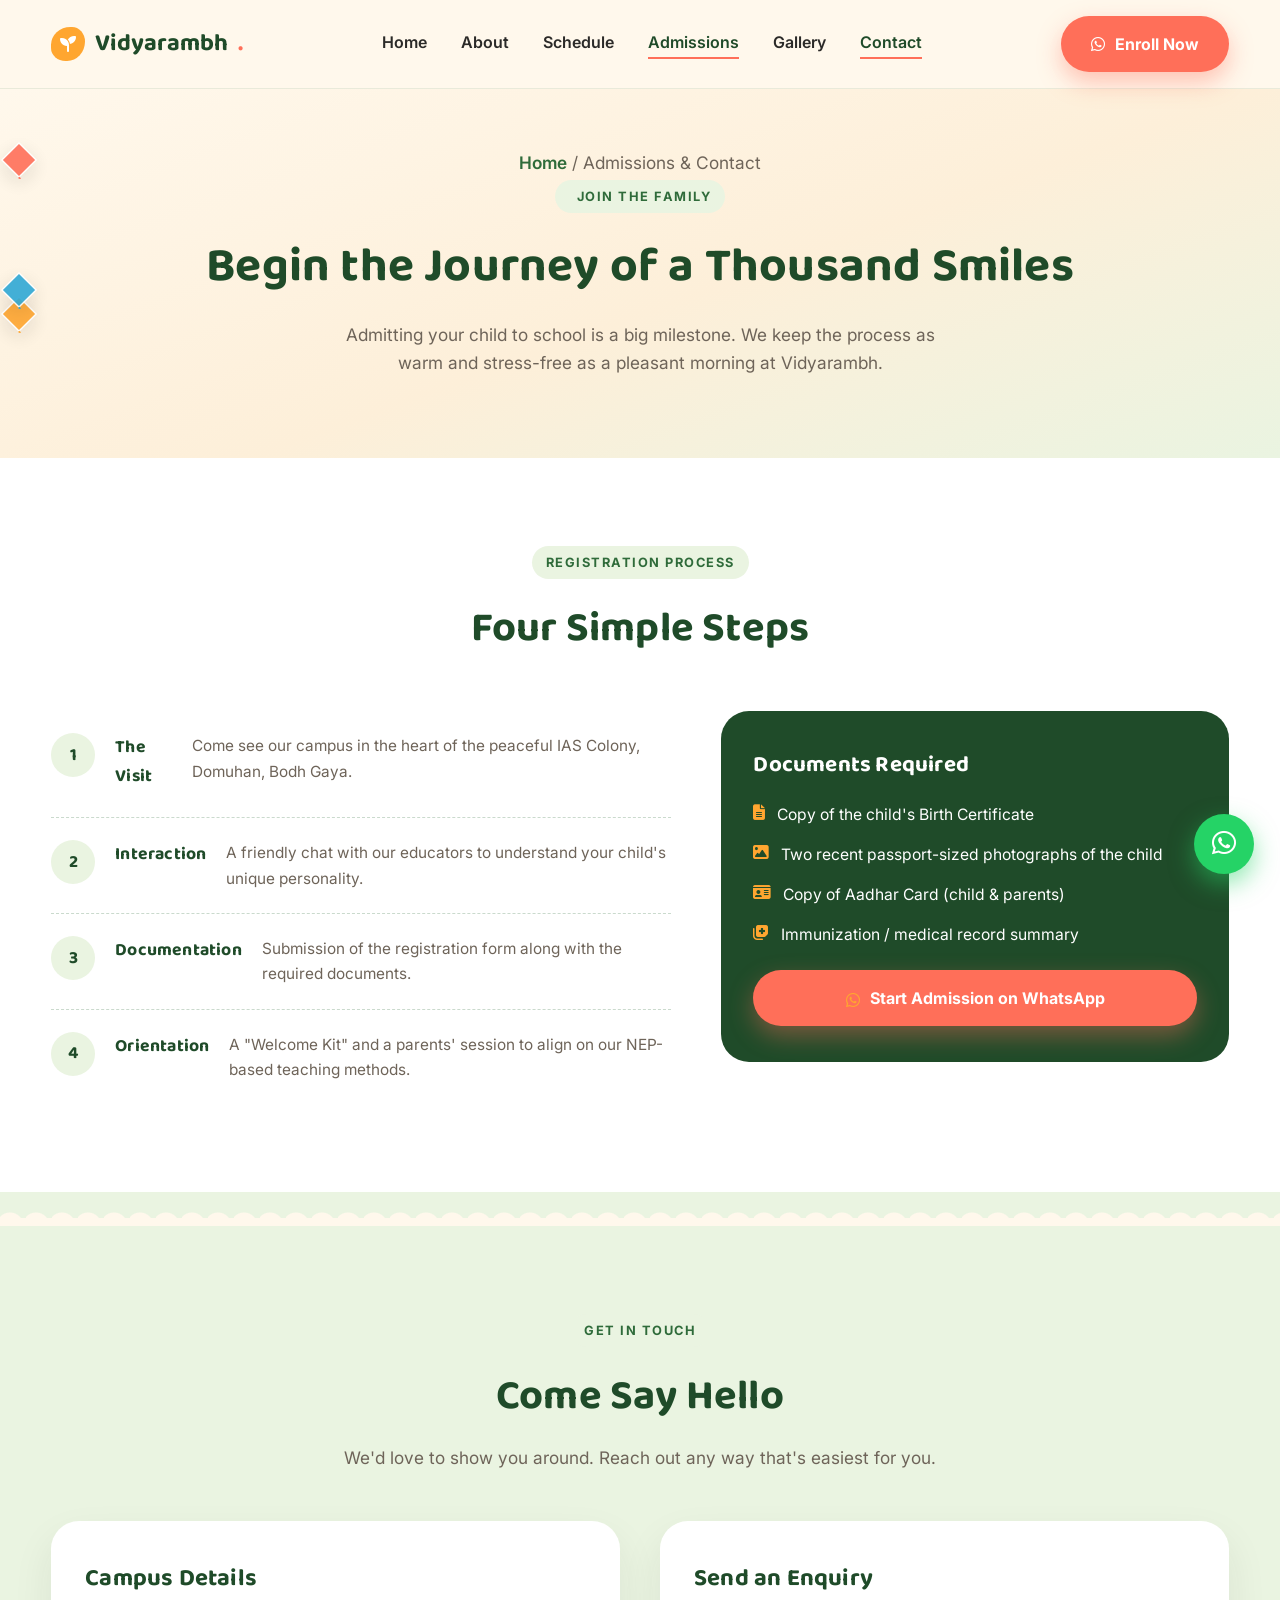
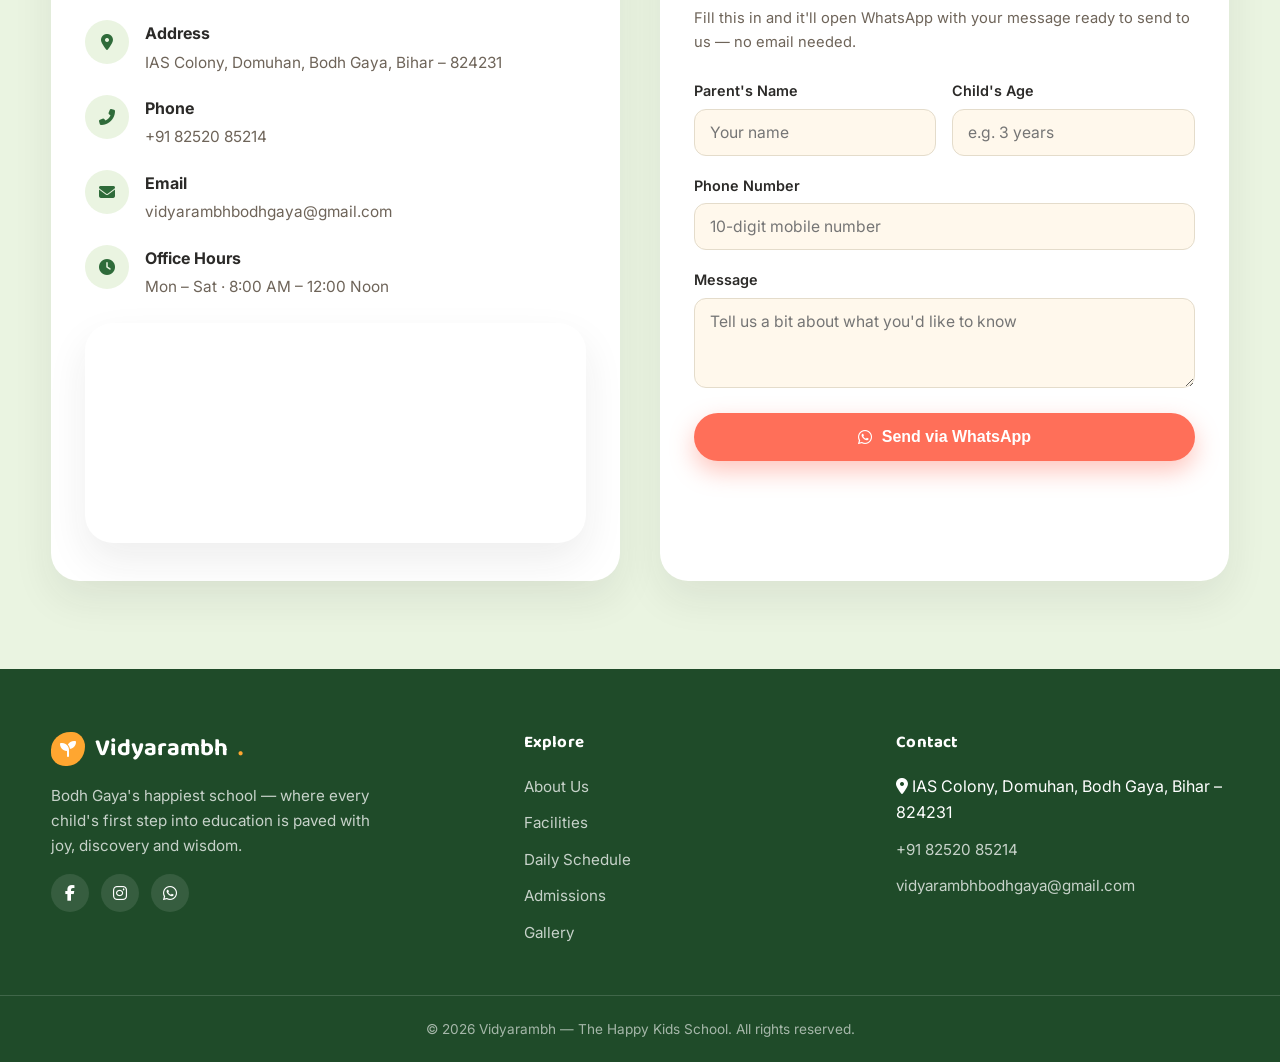
<file: admissions.html>
<!DOCTYPE html>
<html lang="en">
<head>
<meta charset="UTF-8">
<meta name="viewport" content="width=device-width, initial-scale=1.0">
<title>Admissions & Contact — Vidyarambh | Bodh Gaya</title>
<meta name="description" content="Begin the journey of a thousand smiles — Vidyarambh's admissions process, documents required, and how to get in touch in Bodh Gaya.">
<link rel="preconnect" href="https://fonts.googleapis.com">
<link rel="preconnect" href="https://fonts.gstatic.com" crossorigin>
<link href="https://fonts.googleapis.com/css2?family=Baloo+2:wght@500;600;700;800&family=Inter:wght@400;500;600;700&display=swap" rel="stylesheet">
<link rel="stylesheet" href="https://cdnjs.cloudflare.com/ajax/libs/font-awesome/6.4.0/css/all.min.css">
<link rel="stylesheet" href="style.css">
</head>
<body data-page="admissions">

<svg width="0" height="0" style="position:absolute">
  <defs>
    <clipPath id="leafClip" clipPathUnits="objectBoundingBox">
      <path d="M0.5,0 C0.85,0.08 1,0.42 0.78,0.72 C0.62,0.94 0.38,0.94 0.22,0.72 C0,0.42 0.15,0.08 0.5,0 Z"/>
    </clipPath>
  </defs>
</svg>

<header>
  <div class="container navbar">
    <a href="index.html" class="logo"><span class="leaf-dot"><i class="fas fa-seedling"></i></span>Vidyarambh<span style="color:var(--coral)">.</span></a>
    <nav class="nav-links" id="navLinks">
      <a href="index.html#about" data-nav="home">Home</a>
      <a href="index.html#offerings" data-nav="home">About</a>
      <a href="schedule.html" data-nav="schedule">Schedule</a>
      <a href="admissions.html" data-nav="admissions">Admissions</a>
      <a href="gallery.html" data-nav="gallery">Gallery</a>
      <a href="admissions.html#contact" data-nav="admissions">Contact</a>
    </nav>
    <div class="nav-cta">
      <a href="https://wa.me/918252085214?text=Hello%20Vidyarambh%20School!%20I%20would%20like%20to%20enquire%20about%20admissions." target="_blank" rel="noopener" class="btn btn-primary" data-confetti><i class="fab fa-whatsapp"></i><span>Enroll Now</span></a>
      <button class="hamburger" id="hamburger" aria-label="Toggle menu" aria-expanded="false" aria-controls="navLinks">
        <span></span><span></span><span></span>
      </button>
    </div>
  </div>
</header>

<section class="page-hero">
  <div class="decor-layer kite-field"></div>
  <div class="container" style="position:relative;z-index:2;">
    <p class="breadcrumb"><a href="index.html">Home</a> / Admissions &amp; Contact</p>
    <div class="eyebrow"><i class="fas fa-house-heart"></i> Join the Family</div>
    <h1>Begin the Journey of a Thousand Smiles</h1>
    <p>Admitting your child to school is a big milestone. We keep the process as warm and stress-free as a pleasant morning at Vidyarambh.</p>
  </div>
</section>

<section id="admissions" class="admissions">
  <div class="container">
    <div class="section-head reveal">
      <div class="eyebrow">Registration Process</div>
      <h2>Four Simple Steps</h2>
    </div>
    <div class="adm-grid">
      <ol class="steps reveal">
        <li><h4>The Visit</h4><p>Come see our campus in the heart of the peaceful IAS Colony, Domuhan, Bodh Gaya.</p></li>
        <li><h4>Interaction</h4><p>A friendly chat with our educators to understand your child's unique personality.</p></li>
        <li><h4>Documentation</h4><p>Submission of the registration form along with the required documents.</p></li>
        <li><h4>Orientation</h4><p>A "Welcome Kit" and a parents' session to align on our NEP-based teaching methods.</p></li>
      </ol>
      <div class="docs-card reveal">
        <h3>Documents Required</h3>
        <ul>
          <li><i class="fas fa-file-lines"></i> Copy of the child's Birth Certificate</li>
          <li><i class="fas fa-image"></i> Two recent passport-sized photographs of the child</li>
          <li><i class="fas fa-id-card"></i> Copy of Aadhar Card (child &amp; parents)</li>
          <li><i class="fas fa-notes-medical"></i> Immunization / medical record summary</li>
        </ul>
        <a href="https://wa.me/918252085214?text=Hello%20Vidyarambh%20School!%20I'd%20like%20to%20start%20the%20admission%20process." target="_blank" rel="noopener" class="btn btn-primary btn-block" data-confetti style="margin-top:8px;"><i class="fab fa-whatsapp"></i> Start Admission on WhatsApp</a>
      </div>
    </div>
  </div>
</section>
<div class="scallop scallop-leaf"></div>

<section id="contact" class="contact">
  <div class="container">
    <div class="section-head reveal">
      <div class="eyebrow">Get in Touch</div>
      <h2>Come Say Hello</h2>
      <p>We'd love to show you around. Reach out any way that's easiest for you.</p>
    </div>
    <div class="contact-grid">
      <div class="contact-info reveal">
        <h3>Campus Details</h3>
        <div class="info-row">
          <i class="fas fa-map-marker-alt"></i>
          <div><strong>Address</strong><span>IAS Colony, Domuhan, Bodh Gaya, Bihar – 824231</span></div>
        </div>
        <div class="info-row">
          <i class="fas fa-phone-alt"></i>
          <div><strong>Phone</strong><a href="tel:+918252085214">+91 82520 85214</a></div>
        </div>
        <div class="info-row">
          <i class="fas fa-envelope"></i>
          <div><strong>Email</strong><a href="mailto:Vidyarambhbodhgaya@gmail.com">vidyarambhbodhgaya@gmail.com</a></div>
        </div>
        <div class="info-row">
          <i class="fas fa-clock"></i>
          <div><strong>Office Hours</strong><span>Mon – Sat · 8:00 AM – 12:00 Noon</span></div>
        </div>
        <div class="map-embed">
          <iframe src="https://www.google.com/maps?q=Vidyarambh+The+Happy+Kids+School,+IAS+Colony,+Domuhan,+Bodh+Gaya,+Bihar+824231&output=embed" loading="lazy" referrerpolicy="no-referrer-when-downgrade" title="Vidyarambh School location on Google Maps"></iframe>
        </div>
      </div>

      <div class="enquiry reveal">
        <h3>Send an Enquiry</h3>
        <p class="hint">Fill this in and it'll open WhatsApp with your message ready to send to us — no email needed.</p>
        <form id="enquiryForm">
          <div class="two-col">
            <div class="form-row">
              <label for="parentName">Parent's Name</label>
              <input type="text" id="parentName" required placeholder="Your name">
            </div>
            <div class="form-row">
              <label for="childAge">Child's Age</label>
              <input type="text" id="childAge" required placeholder="e.g. 3 years">
            </div>
          </div>
          <div class="form-row">
            <label for="phone">Phone Number</label>
            <input type="tel" id="phone" required placeholder="10-digit mobile number">
          </div>
          <div class="form-row">
            <label for="message">Message</label>
            <textarea id="message" placeholder="Tell us a bit about what you'd like to know"></textarea>
          </div>
          <button type="submit" class="btn btn-primary btn-block"><i class="fab fa-whatsapp"></i> Send via WhatsApp</button>
          <p class="form-status" id="formStatus"></p>
        </form>
      </div>
    </div>
  </div>
</section>

<footer>
  <div class="container footer-grid">
    <div class="footer-brand">
      <a href="index.html" class="logo"><span class="leaf-dot"><i class="fas fa-seedling"></i></span>Vidyarambh<span style="color:var(--marigold)">.</span></a>
      <p>Bodh Gaya's happiest school — where every child's first step into education is paved with joy, discovery and wisdom.</p>
      <div class="socials">
        <a href="#" aria-label="Facebook"><i class="fab fa-facebook-f"></i></a>
        <a href="#" aria-label="Instagram"><i class="fab fa-instagram"></i></a>
        <a href="https://wa.me/918252085214" target="_blank" rel="noopener" aria-label="WhatsApp"><i class="fab fa-whatsapp"></i></a>
      </div>
    </div>
    <div>
      <h4>Explore</h4>
      <ul>
        <li><a href="index.html#about">About Us</a></li>
        <li><a href="index.html#offerings">Facilities</a></li>
        <li><a href="schedule.html">Daily Schedule</a></li>
        <li><a href="admissions.html">Admissions</a></li>
        <li><a href="gallery.html">Gallery</a></li>
      </ul>
    </div>
    <div>
      <h4>Contact</h4>
      <ul>
        <li><i class="fas fa-map-marker-alt"></i> IAS Colony, Domuhan, Bodh Gaya, Bihar – 824231</li>
        <li><a href="tel:+918252085214">+91 82520 85214</a></li>
        <li><a href="mailto:Vidyarambhbodhgaya@gmail.com">vidyarambhbodhgaya@gmail.com</a></li>
      </ul>
    </div>
  </div>
  <div class="copyright">&copy; 2026 Vidyarambh — The Happy Kids School. All rights reserved.</div>
</footer>

<a href="https://wa.me/918252085214?text=Hello%20Vidyarambh%20School!%20I%20would%20like%20to%20enquire%20about%20admissions." target="_blank" rel="noopener" class="wa-float" aria-label="Chat on WhatsApp"><i class="fab fa-whatsapp"></i></a>

<script src="script.js"></script>
</body>
</html>
</file>
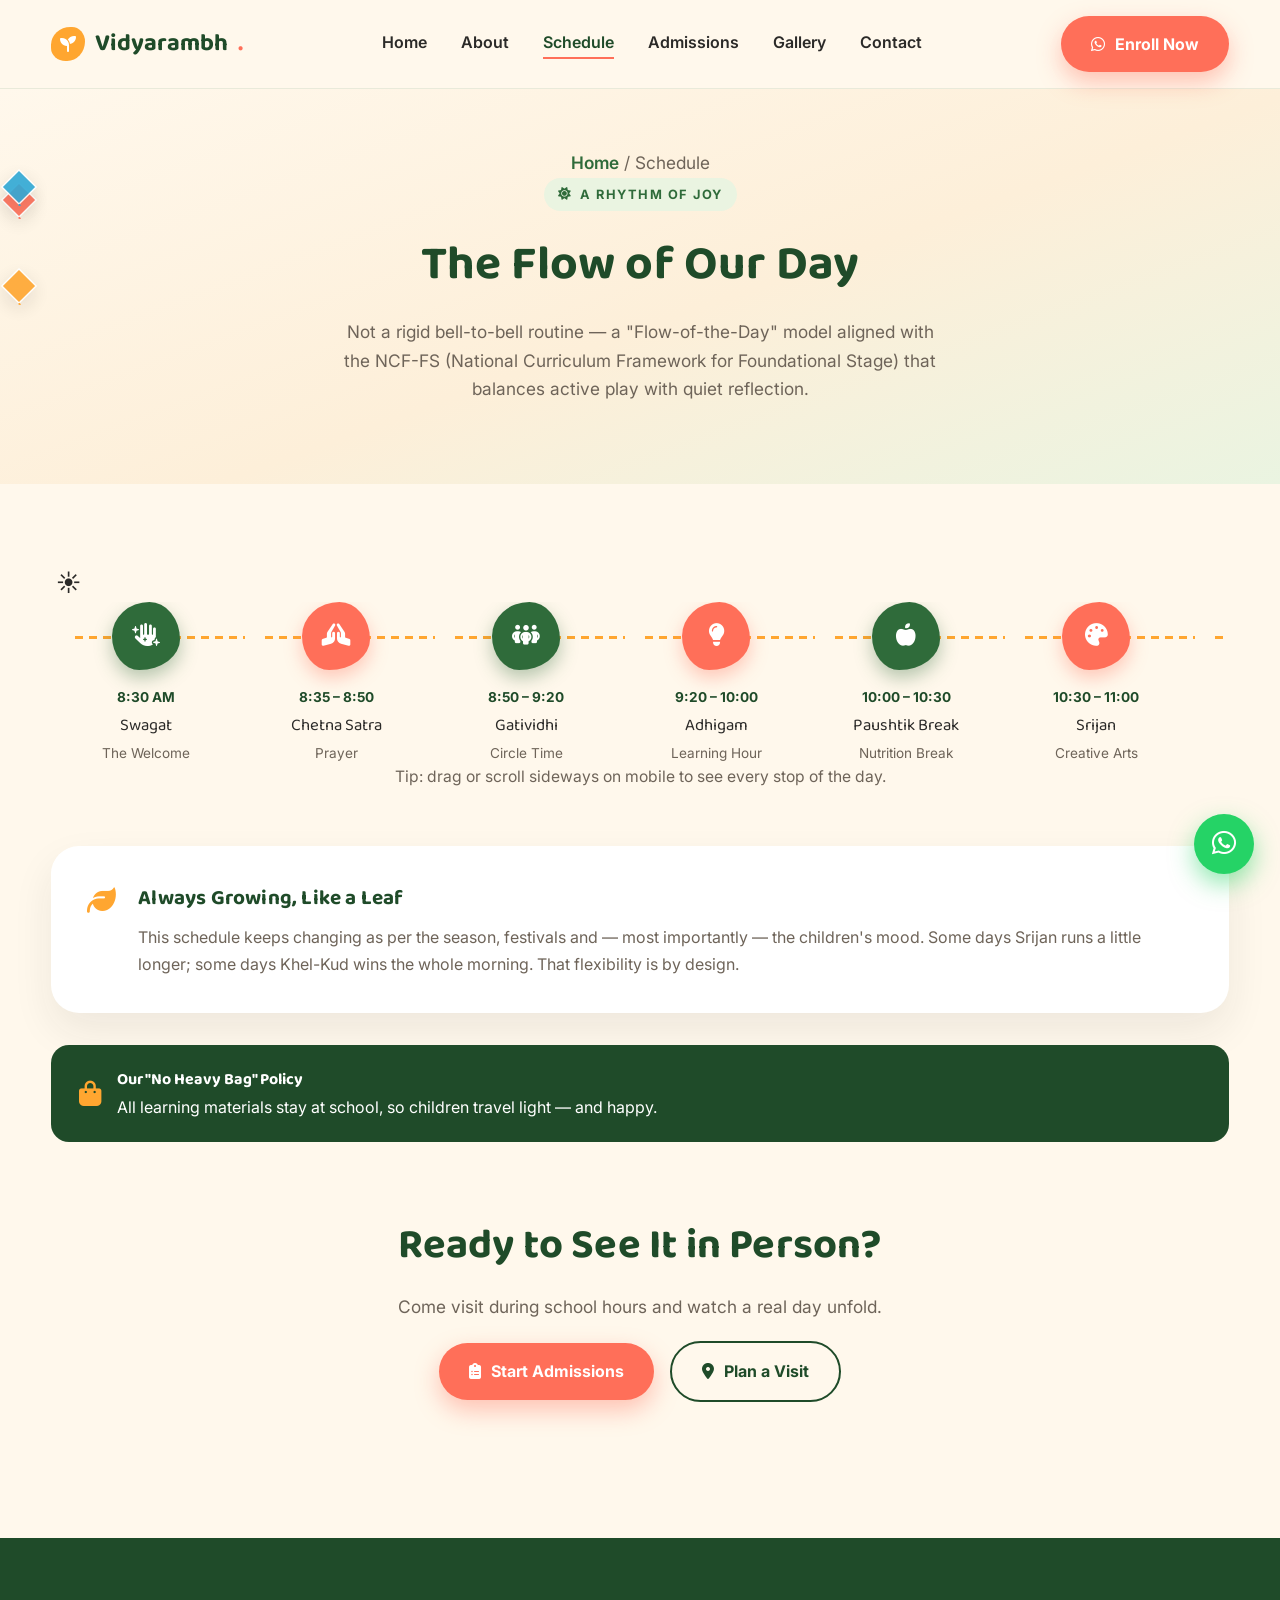
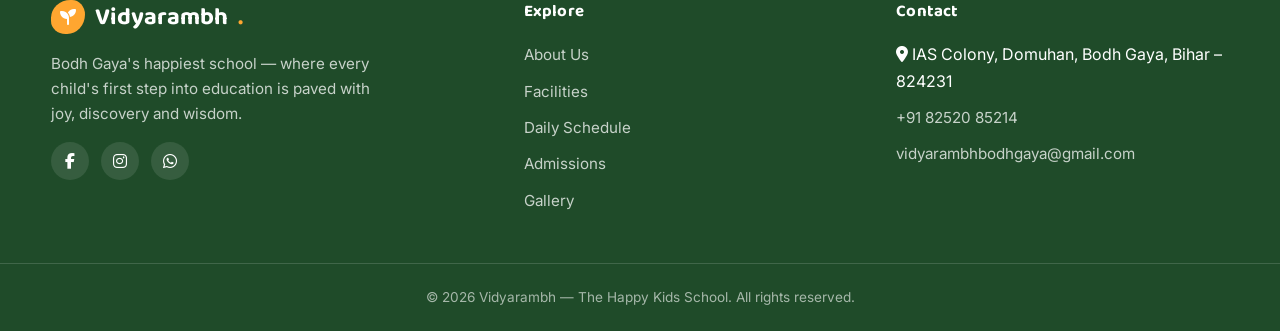
<file: schedule.html>
<!DOCTYPE html>
<html lang="en">
<head>
<meta charset="UTF-8">
<meta name="viewport" content="width=device-width, initial-scale=1.0">
<title>Daily Schedule — Vidyarambh | Bodh Gaya</title>
<meta name="description" content="A Rhythm of Joy, not just a routine — see Vidyarambh's Flow-of-the-Day, from Swagat to Vidayi, aligned with the NCF-FS.">
<link rel="preconnect" href="https://fonts.googleapis.com">
<link rel="preconnect" href="https://fonts.gstatic.com" crossorigin>
<link href="https://fonts.googleapis.com/css2?family=Baloo+2:wght@500;600;700;800&family=Inter:wght@400;500;600;700&display=swap" rel="stylesheet">
<link rel="stylesheet" href="https://cdnjs.cloudflare.com/ajax/libs/font-awesome/6.4.0/css/all.min.css">
<link rel="stylesheet" href="style.css">
</head>
<body data-page="schedule">

<svg width="0" height="0" style="position:absolute">
  <defs>
    <clipPath id="leafClip" clipPathUnits="objectBoundingBox">
      <path d="M0.5,0 C0.85,0.08 1,0.42 0.78,0.72 C0.62,0.94 0.38,0.94 0.22,0.72 C0,0.42 0.15,0.08 0.5,0 Z"/>
    </clipPath>
  </defs>
</svg>

<header>
  <div class="container navbar">
    <a href="index.html" class="logo"><span class="leaf-dot"><i class="fas fa-seedling"></i></span>Vidyarambh<span style="color:var(--coral)">.</span></a>
    <nav class="nav-links" id="navLinks">
      <a href="index.html#about" data-nav="home">Home</a>
      <a href="index.html#offerings" data-nav="home">About</a>
      <a href="schedule.html" data-nav="schedule">Schedule</a>
      <a href="admissions.html" data-nav="admissions">Admissions</a>
      <a href="gallery.html" data-nav="gallery">Gallery</a>
      <a href="admissions.html#contact" data-nav="admissions">Contact</a>
    </nav>
    <div class="nav-cta">
      <a href="https://wa.me/918252085214?text=Hello%20Vidyarambh%20School!%20I%20would%20like%20to%20enquire%20about%20admissions." target="_blank" rel="noopener" class="btn btn-primary" data-confetti><i class="fab fa-whatsapp"></i><span>Enroll Now</span></a>
      <button class="hamburger" id="hamburger" aria-label="Toggle menu" aria-expanded="false" aria-controls="navLinks">
        <span></span><span></span><span></span>
      </button>
    </div>
  </div>
</header>

<section class="page-hero">
  <div class="decor-layer kite-field"></div>
  <div class="container" style="position:relative;z-index:2;">
    <p class="breadcrumb"><a href="index.html">Home</a> / Schedule</p>
    <div class="eyebrow"><i class="fas fa-sun"></i> A Rhythm of Joy</div>
    <h1>The Flow of Our Day</h1>
    <p>Not a rigid bell-to-bell routine — a "Flow-of-the-Day" model aligned with the NCF-FS (National Curriculum Framework for Foundational Stage) that balances active play with quiet reflection.</p>
  </div>
</section>

<section class="schedule">
  <div class="container">
    <div class="day-track-wrap reveal">
      <div class="sun">☀️</div>
      <div class="day-flow" role="list" aria-label="Daily schedule">
        <div class="stop" role="listitem"><div class="stop-marker"><i class="fas fa-hand-sparkles"></i></div><div class="stop-time">8:30 AM</div><div class="stop-hi">Swagat</div><div class="stop-en">The Welcome</div></div>
        <div class="stop" role="listitem"><div class="stop-marker"><i class="fas fa-hands-praying"></i></div><div class="stop-time">8:35 – 8:50</div><div class="stop-hi">Chetna Satra</div><div class="stop-en">Prayer</div></div>
        <div class="stop" role="listitem"><div class="stop-marker"><i class="fas fa-people-group"></i></div><div class="stop-time">8:50 – 9:20</div><div class="stop-hi">Gatividhi</div><div class="stop-en">Circle Time</div></div>
        <div class="stop" role="listitem"><div class="stop-marker"><i class="fas fa-lightbulb"></i></div><div class="stop-time">9:20 – 10:00</div><div class="stop-hi">Adhigam</div><div class="stop-en">Learning Hour</div></div>
        <div class="stop" role="listitem"><div class="stop-marker"><i class="fas fa-apple-whole"></i></div><div class="stop-time">10:00 – 10:30</div><div class="stop-hi">Paushtik Break</div><div class="stop-en">Nutrition Break</div></div>
        <div class="stop" role="listitem"><div class="stop-marker"><i class="fas fa-palette"></i></div><div class="stop-time">10:30 – 11:00</div><div class="stop-hi">Srijan</div><div class="stop-en">Creative Arts</div></div>
        <div class="stop" role="listitem"><div class="stop-marker"><i class="fas fa-child-reaching"></i></div><div class="stop-time">11:00 – 11:25</div><div class="stop-hi">Khel-Kud</div><div class="stop-en">Outdoor Play</div></div>
        <div class="stop" role="listitem"><div class="stop-marker"><i class="fas fa-house"></i></div><div class="stop-time">11:25 – 11:30</div><div class="stop-hi">Vidayi</div><div class="stop-en">Dispersal</div></div>
      </div>
    </div>
    <p class="schedule-note reveal">Tip: drag or scroll sideways on mobile to see every stop of the day.</p>

    <div class="week-note-card reveal">
      <i class="fas fa-leaf"></i>
      <div>
        <h3 style="font-size:1.3rem;margin-bottom:8px;">Always Growing, Like a Leaf</h3>
        <p style="color:var(--ink-soft);">This schedule keeps changing as per the season, festivals and — most importantly — the children's mood. Some days Srijan runs a little longer; some days Khel-Kud wins the whole morning. That flexibility is by design.</p>
      </div>
    </div>

    <div class="no-bag reveal" style="margin-top:32px;">
      <i class="fas fa-bag-shopping"></i>
      <div><strong>Our "No Heavy Bag" Policy</strong>All learning materials stay at school, so children travel light — and happy.</div>
    </div>

    <div class="section-head reveal" style="margin-top:70px;">
      <h2>Ready to See It in Person?</h2>
      <p>Come visit during school hours and watch a real day unfold.</p>
      <div class="hero-actions" style="justify-content:center;margin-top:20px;">
        <a href="admissions.html" class="btn btn-primary" data-confetti><i class="fas fa-clipboard-list"></i> Start Admissions</a>
        <a href="admissions.html#contact" class="btn btn-outline"><i class="fas fa-map-marker-alt"></i> Plan a Visit</a>
      </div>
    </div>
  </div>
</section>

<footer>
  <div class="container footer-grid">
    <div class="footer-brand">
      <a href="index.html" class="logo"><span class="leaf-dot"><i class="fas fa-seedling"></i></span>Vidyarambh<span style="color:var(--marigold)">.</span></a>
      <p>Bodh Gaya's happiest school — where every child's first step into education is paved with joy, discovery and wisdom.</p>
      <div class="socials">
        <a href="#" aria-label="Facebook"><i class="fab fa-facebook-f"></i></a>
        <a href="#" aria-label="Instagram"><i class="fab fa-instagram"></i></a>
        <a href="https://wa.me/918252085214" target="_blank" rel="noopener" aria-label="WhatsApp"><i class="fab fa-whatsapp"></i></a>
      </div>
    </div>
    <div>
      <h4>Explore</h4>
      <ul>
        <li><a href="index.html#about">About Us</a></li>
        <li><a href="index.html#offerings">Facilities</a></li>
        <li><a href="schedule.html">Daily Schedule</a></li>
        <li><a href="admissions.html">Admissions</a></li>
        <li><a href="gallery.html">Gallery</a></li>
      </ul>
    </div>
    <div>
      <h4>Contact</h4>
      <ul>
        <li><i class="fas fa-map-marker-alt"></i> IAS Colony, Domuhan, Bodh Gaya, Bihar – 824231</li>
        <li><a href="tel:+918252085214">+91 82520 85214</a></li>
        <li><a href="mailto:Vidyarambhbodhgaya@gmail.com">vidyarambhbodhgaya@gmail.com</a></li>
      </ul>
    </div>
  </div>
  <div class="copyright">&copy; 2026 Vidyarambh — The Happy Kids School. All rights reserved.</div>
</footer>

<a href="https://wa.me/918252085214?text=Hello%20Vidyarambh%20School!%20I%20would%20like%20to%20enquire%20about%20admissions." target="_blank" rel="noopener" class="wa-float" aria-label="Chat on WhatsApp"><i class="fab fa-whatsapp"></i></a>

<script src="script.js"></script>
</body>
</html>
</file>
<file: style.css>
/* =====================================================
   VIDYARAMBH — shared stylesheet
   ===================================================== */

/* ---------- TOKENS ---------- */
:root{
  --marigold:#FFA630;
  --coral:#FF6F59;
  --peepal:#2F6B3A;
  --peepal-deep:#1F4B29;
  --leaf-tint:#EAF4E1;
  --sky:#2FA8D5;
  --cream:#FFF8EC;
  --paper:#FFFFFF;
  --ink:#2B2A28;
  --ink-soft:#6E6459;
  --radius-lg:28px;
  --radius-md:18px;
  --font-display:'Baloo 2', cursive;
  --font-body:'Inter', sans-serif;
  --shadow-soft:0 18px 40px rgba(43,42,40,0.08);
}
*{margin:0;padding:0;box-sizing:border-box;}
html{scroll-behavior:smooth;}
body{font-family:var(--font-body);color:var(--ink);background:var(--cream);line-height:1.65;overflow-x:hidden;
  opacity:0; animation:pageIn .6s ease forwards;}
@keyframes pageIn{to{opacity:1;}}
h1,h2,h3,h4{font-family:var(--font-display);color:var(--peepal-deep);letter-spacing:.2px;}
a{text-decoration:none;color:inherit;}
img{display:block;max-width:100%;}
.container{width:92%;max-width:1180px;margin:0 auto;}
.eyebrow{display:inline-flex;align-items:center;gap:8px;font-weight:700;font-size:.8rem;letter-spacing:1.5px;text-transform:uppercase;color:var(--peepal);background:var(--leaf-tint);padding:6px 14px;border-radius:50px;margin-bottom:16px;}
.section-head{text-align:center;max-width:640px;margin:0 auto 48px;}
.section-head h2{font-size:clamp(1.9rem,3.5vw,2.6rem);margin-bottom:12px;}
.section-head p{color:var(--ink-soft);font-size:1.08rem;}
section{padding:88px 0;position:relative;}
:focus-visible{outline:3px solid var(--sky);outline-offset:3px;}

.leaf-frame{clip-path:url(#leafClip);}

.scallop{height:34px;width:100%;}
.scallop-cream{background:radial-gradient(circle at 10px 34px, transparent 13px, var(--cream) 14px) 0 0/26px 26px repeat-x;}
.scallop-leaf{background:radial-gradient(circle at 10px 34px, transparent 13px, var(--leaf-tint) 14px) 0 0/26px 26px repeat-x;}
.scallop-white{background:radial-gradient(circle at 10px 34px, transparent 13px, var(--paper) 14px) 0 0/26px 26px repeat-x;}
.scallop-up{transform:rotate(180deg);margin-top:-1px;}

/* ---------- BUTTONS (bouncy) ---------- */
.btn{display:inline-flex;align-items:center;gap:10px;padding:15px 30px;border-radius:50px;font-weight:700;font-size:1rem;border:none;cursor:pointer;
  transition:transform .18s cubic-bezier(.34,1.56,.64,1), box-shadow .25s ease;}
.btn-primary{background:var(--coral);color:#fff;box-shadow:0 10px 24px rgba(255,111,89,.4);}
.btn-primary:hover{transform:translateY(-4px) scale(1.04);box-shadow:0 14px 30px rgba(255,111,89,.5);}
.btn-primary:active{transform:scale(.95);}
.btn-outline{background:transparent;color:var(--peepal-deep);border:2px solid var(--peepal-deep);}
.btn-outline:hover{background:var(--peepal-deep);color:#fff;transform:translateY(-4px) scale(1.04);}
.btn-outline:active{transform:scale(.95);}
.btn-block{width:100%;justify-content:center;}

/* ---------- HEADER / NAV ---------- */
header{position:sticky;top:0;z-index:1000;background:rgba(255,248,236,.92);backdrop-filter:blur(8px);border-bottom:1px solid rgba(47,107,58,.1);}
.navbar{display:flex;align-items:center;justify-content:space-between;padding:16px 0;}
.logo{display:flex;align-items:center;gap:10px;font-family:var(--font-display);font-size:1.5rem;font-weight:700;color:var(--peepal-deep);}
.logo .leaf-dot{width:34px;height:34px;background:var(--marigold);display:flex;align-items:center;justify-content:center;border-radius:60% 40% 55% 45%/55% 45% 60% 40%;color:#fff;font-size:1rem;
  animation:wiggle 4s ease-in-out infinite;}
@keyframes wiggle{0%,85%,100%{transform:rotate(0deg);}88%{transform:rotate(-12deg);}91%{transform:rotate(10deg);}94%{transform:rotate(-6deg);}97%{transform:rotate(0deg);}}
.nav-links{display:flex;align-items:center;gap:34px;}
.nav-links a{font-weight:600;color:var(--ink);position:relative;padding-bottom:4px;}
.nav-links a::after{content:'';position:absolute;left:0;bottom:0;height:2px;width:0;background:var(--coral);transition:width .25s;}
.nav-links a:hover::after,.nav-links a.active::after{width:100%;}
.nav-links a.active{color:var(--peepal-deep);}
.nav-cta{display:flex;align-items:center;gap:14px;}
.hamburger{display:none;flex-direction:column;gap:5px;background:none;border:none;cursor:pointer;padding:6px;}
.hamburger span{width:26px;height:3px;background:var(--peepal-deep);border-radius:3px;transition:.3s;}
.hamburger.active span:nth-child(1){transform:translateY(8px) rotate(45deg);}
.hamburger.active span:nth-child(2){opacity:0;}
.hamburger.active span:nth-child(3){transform:translateY(-8px) rotate(-45deg);}

/* ---------- FLOATING DECOR: balloons / kites / bubbles ---------- */
.decor-layer{position:absolute;inset:0;overflow:hidden;pointer-events:none;z-index:1;}
.floaty{position:absolute;border-radius:50%;animation:float 7s ease-in-out infinite;}
.f1{top:6%;left:2%;width:70px;height:70px;background:var(--marigold);opacity:.85;}
.f2{bottom:10%;right:4%;width:50px;height:50px;background:var(--sky);opacity:.8;animation-delay:1.5s;}
.f3{top:45%;left:-2%;width:34px;height:34px;background:var(--coral);opacity:.75;animation-delay:.7s;}
@keyframes float{0%,100%{transform:translateY(0);}50%{transform:translateY(-18px);}}

.kite{position:absolute;width:38px;height:38px;pointer-events:none;opacity:.9;animation:kiteDrift 14s linear infinite;}
.kite svg{width:100%;height:100%;filter:drop-shadow(0 6px 10px rgba(0,0,0,.12));}
@keyframes kiteDrift{
  0%{transform:translate(-10vw,10vh) rotate(-8deg);}
  25%{transform:translate(20vw,-4vh) rotate(6deg);}
  50%{transform:translate(45vw,8vh) rotate(-6deg);}
  75%{transform:translate(70vw,-6vh) rotate(8deg);}
  100%{transform:translate(105vw,6vh) rotate(-8deg);}
}

.bubble{position:absolute;bottom:-60px;border-radius:50%;background:radial-gradient(circle at 30% 30%, rgba(255,255,255,.9), rgba(255,255,255,.15));
  border:1px solid rgba(255,255,255,.6);animation:bubbleUp linear infinite;}
@keyframes bubbleUp{
  0%{transform:translateY(0) translateX(0);opacity:0;}
  10%{opacity:.8;}
  100%{transform:translateY(-620px) translateX(30px);opacity:0;}
}

/* click-to-pop balloons in hero */
.balloon{position:absolute;width:46px;height:58px;border-radius:50% 50% 50% 50%/58% 58% 42% 42%;cursor:pointer;
  animation:balloonBob 4.5s ease-in-out infinite;transition:transform .15s ease, opacity .3s ease;z-index:3;}
.balloon::after{content:'';position:absolute;left:50%;bottom:-14px;width:2px;height:16px;background:rgba(43,42,40,.35);transform:translateX(-50%);}
.balloon:hover{transform:scale(1.08);}
.balloon.pop{animation:none;transform:scale(1.6);opacity:0;}
@keyframes balloonBob{0%,100%{transform:translateY(0) rotate(-2deg);}50%{transform:translateY(-14px) rotate(2deg);}}

/* ---------- MASCOT ---------- */
.mascot-wrap{position:absolute;right:2%;bottom:0;width:150px;z-index:3;cursor:pointer;}
.mascot{width:100%;animation:mascotBob 3.2s ease-in-out infinite;transform-origin:bottom center;}
@keyframes mascotBob{0%,100%{transform:translateY(0) rotate(0deg);}50%{transform:translateY(-10px) rotate(1.5deg);}}
.mascot .wing{transform-origin:70% 55%;animation:wingFlap 1.8s ease-in-out infinite;}
@keyframes wingFlap{0%,100%{transform:rotate(0deg);}50%{transform:rotate(-22deg);}}
.mascot .eye{animation:blink 4.5s ease-in-out infinite;transform-origin:center;}
@keyframes blink{0%,92%,100%{transform:scaleY(1);}94%{transform:scaleY(.1);}96%{transform:scaleY(1);}}
.speech-bubble{position:absolute;top:-58px;right:0;background:#fff;border-radius:16px;padding:10px 16px;font-weight:700;
  font-family:var(--font-body);font-size:.85rem;color:var(--peepal-deep);box-shadow:var(--shadow-soft);white-space:nowrap;
  opacity:0;transform:translateY(8px) scale(.9);transition:opacity .25s ease, transform .25s ease;pointer-events:none;}
.speech-bubble::after{content:'';position:absolute;bottom:-8px;right:24px;border-width:8px 8px 0;border-style:solid;border-color:#fff transparent transparent;}
.mascot-wrap.talking .speech-bubble{opacity:1;transform:translateY(0) scale(1);}

/* ---------- HERO ---------- */
.hero{padding:70px 0 110px;background:linear-gradient(160deg,#FFF8EC 0%,#FDEFD9 55%,#EAF4E1 100%);position:relative;overflow:hidden;}
.hero .container{display:flex;align-items:center;gap:50px;position:relative;z-index:2;}
.hero-content{flex:1.05;}
.hero-content h1{font-size:clamp(2.4rem,5vw,3.6rem);line-height:1.15;margin-bottom:20px;}
.hero-content h1 .accent{color:var(--coral);}
.hero-content p.lead{font-size:1.15rem;color:var(--ink-soft);margin-bottom:14px;max-width:520px;}
.hero-content .quote{font-family:var(--font-display);font-size:1.15rem;color:var(--peepal);margin:22px 0 30px;}
.hero-actions{display:flex;flex-wrap:wrap;gap:16px;align-items:center;}
.seats-note{font-size:.9rem;color:var(--ink-soft);font-weight:600;}
.hero-image{flex:1;position:relative;}
.hero-image .leaf-frame{width:100%;aspect-ratio:1/1.05;object-fit:cover;transform:rotate(-3deg);box-shadow:var(--shadow-soft);}

/* ---------- PAGE HERO (inner pages) ---------- */
.page-hero{padding:60px 0 80px;background:linear-gradient(160deg,#FFF8EC 0%,#FDEFD9 55%,#EAF4E1 100%);text-align:center;position:relative;overflow:hidden;}
.page-hero .eyebrow{margin-bottom:14px;}
.page-hero h1{font-size:clamp(2.1rem,4.5vw,3rem);margin-bottom:14px;}
.page-hero p{color:var(--ink-soft);max-width:600px;margin:0 auto;font-size:1.08rem;}
.breadcrumb{margin-bottom:18px;font-size:.85rem;color:var(--ink-soft);}
.breadcrumb a{color:var(--peepal);font-weight:600;}

/* ---------- ABOUT / PHILOSOPHY ---------- */
.philosophy{background:var(--cream);}
.grid-2{display:grid;grid-template-columns:1fr 1fr;gap:34px;}
.p-card{background:var(--paper);padding:42px 36px;border-radius:var(--radius-lg);box-shadow:var(--shadow-soft);position:relative;transition:transform .35s cubic-bezier(.34,1.56,.64,1);}
.p-card:hover{transform:translateY(-8px) rotate(-1deg);}
.p-card .icon{width:60px;height:60px;border-radius:60% 40% 55% 45%/55% 40% 60% 45%;display:flex;align-items:center;justify-content:center;font-size:1.5rem;color:#fff;margin-bottom:20px;transition:transform .3s;}
.p-card:hover .icon{transform:scale(1.15) rotate(8deg);}
.p-card.c1 .icon{background:var(--sky);}
.p-card.c2 .icon{background:var(--marigold);}
.p-card h3{font-size:1.4rem;margin-bottom:10px;}
.p-card p{color:var(--ink-soft);}

/* ---------- OFFERINGS ---------- */
.offerings{background:var(--leaf-tint);}
.grid-4{display:grid;grid-template-columns:repeat(auto-fit,minmax(240px,1fr));gap:28px;}
.offer-card{background:var(--paper);padding:34px 26px;border-radius:var(--radius-md);text-align:center;box-shadow:0 10px 26px rgba(43,42,40,.06);transition:transform .35s cubic-bezier(.34,1.56,.64,1);}
.offer-card:hover{transform:translateY(-8px) scale(1.03);}
.offer-card i{font-size:1.7rem;color:var(--peepal);background:var(--leaf-tint);width:64px;height:64px;border-radius:50%;display:flex;align-items:center;justify-content:center;margin:0 auto 16px;transition:transform .35s;}
.offer-card:hover i{transform:rotate(-14deg) scale(1.12);}
.offer-card h4{font-size:1.15rem;margin-bottom:8px;}
.offer-card p{color:var(--ink-soft);font-size:.96rem;}

/* ---------- NEP ---------- */
.nep{background:var(--paper);}
.nep-grid{display:grid;grid-template-columns:1fr 1fr;gap:22px;}
.nep-item{display:flex;gap:18px;background:var(--cream);padding:26px;border-radius:var(--radius-md);border-left:5px solid var(--coral);transition:transform .25s ease;}
.nep-item:hover{transform:translateX(6px);}
.nep-item i{font-size:1.4rem;color:var(--coral);margin-top:3px;}
.nep-item h4{font-size:1.15rem;margin-bottom:6px;}
.nep-item p{color:var(--ink-soft);font-size:.96rem;}
.no-bag{margin-top:40px;background:var(--peepal-deep);color:#fff;border-radius:var(--radius-md);padding:22px 28px;display:flex;align-items:center;gap:16px;}
.no-bag i{font-size:1.6rem;color:var(--marigold);}
.no-bag strong{display:block;font-family:var(--font-display);}

/* ---------- SCHEDULE ---------- */
.schedule{background:var(--cream);}
.schedule-note{text-align:center;color:var(--ink-soft);max-width:560px;margin:-20px auto 50px;font-size:.98rem;}
.day-track-wrap{position:relative;padding-top:30px;}
.sun{position:absolute;top:-6px;left:0;width:34px;height:34px;font-size:1.5rem;display:flex;align-items:center;justify-content:center;
  animation:sunTravel 9s ease-in-out infinite;z-index:4;}
@keyframes sunTravel{
  0%{left:0%; transform:translateY(0) rotate(0deg);}
  50%{left:calc(100% - 34px); transform:translateY(-10px) rotate(180deg);}
  100%{left:0%; transform:translateY(0) rotate(360deg);}
}
.day-flow{display:flex;overflow-x:auto;gap:0;padding-bottom:20px;scroll-snap-type:x proximity;}
.day-flow::-webkit-scrollbar{height:8px;}
.day-flow::-webkit-scrollbar-thumb{background:var(--marigold);border-radius:10px;}
.stop{scroll-snap-align:start;min-width:190px;flex:1;text-align:center;position:relative;padding:0 14px;}
.stop:not(:last-child)::after{content:'';position:absolute;top:34px;right:-4px;width:calc(100% - 20px);height:3px;background:repeating-linear-gradient(90deg,var(--marigold) 0 8px, transparent 8px 14px);}
.stop-marker{width:68px;height:68px;margin:0 auto 16px;border-radius:55% 45% 60% 40%/50% 55% 45% 50%;background:var(--peepal);color:#fff;display:flex;align-items:center;justify-content:center;font-size:1.4rem;position:relative;z-index:2;box-shadow:0 8px 18px rgba(47,107,58,.35);transition:transform .3s cubic-bezier(.34,1.56,.64,1);}
.stop:hover .stop-marker{transform:scale(1.15) rotate(-6deg);}
.stop:nth-child(even) .stop-marker{background:var(--coral);box-shadow:0 8px 18px rgba(255,111,89,.35);}
.stop-time{font-weight:700;color:var(--peepal-deep);font-size:.85rem;margin-bottom:4px;}
.stop-hi{font-family:var(--font-display);font-size:1.05rem;margin-bottom:2px;}
.stop-en{font-size:.85rem;color:var(--ink-soft);}

.week-note-card{margin-top:56px;background:var(--paper);border-radius:var(--radius-lg);padding:36px;box-shadow:var(--shadow-soft);display:flex;gap:22px;align-items:flex-start;}
.week-note-card i{font-size:1.8rem;color:var(--marigold);margin-top:4px;}

/* ---------- ADMISSIONS ---------- */
.admissions{background:var(--paper);}
.adm-grid{display:grid;grid-template-columns:1.1fr .9fr;gap:50px;align-items:start;}
.steps{list-style:none;counter-reset:step;}
.steps li{counter-increment:step;display:flex;gap:20px;padding:22px 0;border-bottom:1px dashed rgba(47,107,58,.25);}
.steps li:last-child{border-bottom:none;}
.steps li::before{content:counter(step);flex-shrink:0;width:44px;height:44px;border-radius:50%;background:var(--leaf-tint);color:var(--peepal-deep);font-family:var(--font-display);font-weight:700;display:flex;align-items:center;justify-content:center;font-size:1.1rem;transition:transform .25s cubic-bezier(.34,1.56,.64,1);}
.steps li:hover::before{transform:scale(1.15) rotate(-8deg);background:var(--marigold);color:#fff;}
.steps li h4{margin-bottom:4px;font-size:1.1rem;}
.steps li p{color:var(--ink-soft);font-size:.96rem;}
.docs-card{background:var(--peepal-deep);color:#fff;border-radius:var(--radius-lg);padding:36px 32px;}
.docs-card h3{color:#fff;font-size:1.4rem;margin-bottom:18px;}
.docs-card ul{list-style:none;}
.docs-card li{display:flex;gap:12px;margin-bottom:14px;font-size:.98rem;}
.docs-card i{color:var(--marigold);margin-top:3px;}

/* ---------- CONTACT ---------- */
.contact{background:var(--leaf-tint);}
.contact-grid{display:grid;grid-template-columns:1fr 1fr;gap:40px;align-items:stretch;}
.contact-info{background:var(--paper);border-radius:var(--radius-lg);padding:38px 34px;box-shadow:var(--shadow-soft);}
.contact-info h3{font-size:1.5rem;margin-bottom:22px;}
.info-row{display:flex;gap:16px;margin-bottom:20px;}
.info-row i{width:44px;height:44px;border-radius:50%;background:var(--leaf-tint);color:var(--peepal);display:flex;align-items:center;justify-content:center;flex-shrink:0;}
.info-row strong{display:block;margin-bottom:2px;}
.info-row span, .info-row a{color:var(--ink-soft);font-size:.96rem;}
.map-embed{border-radius:var(--radius-lg);overflow:hidden;box-shadow:var(--shadow-soft);min-height:220px;margin-top:24px;}
.map-embed iframe{width:100%;height:220px;border:0;display:block;}

.enquiry{background:var(--paper);border-radius:var(--radius-lg);padding:38px 34px;box-shadow:var(--shadow-soft);}
.enquiry h3{font-size:1.5rem;margin-bottom:8px;}
.enquiry p.hint{color:var(--ink-soft);font-size:.92rem;margin-bottom:24px;}
.form-row{margin-bottom:18px;}
.form-row label{display:block;font-weight:600;font-size:.9rem;margin-bottom:6px;}
.form-row input, .form-row select, .form-row textarea{width:100%;padding:13px 15px;border-radius:12px;border:1.5px solid #E4DCCB;font-family:var(--font-body);font-size:.98rem;background:var(--cream);transition:border-color .2s;}
.form-row input:focus, .form-row select:focus, .form-row textarea:focus{border-color:var(--peepal);outline:none;}
.form-row textarea{resize:vertical;min-height:90px;}
.two-col{display:grid;grid-template-columns:1fr 1fr;gap:16px;}
.form-status{margin-top:12px;font-size:.9rem;color:var(--peepal-deep);min-height:20px;}

/* ---------- GALLERY ---------- */
.gallery-section{background:var(--cream);}
.gallery-grid{columns:3 260px;column-gap:22px;}
.gallery-item{break-inside:avoid;margin-bottom:22px;border-radius:var(--radius-md);overflow:hidden;box-shadow:var(--shadow-soft);cursor:pointer;position:relative;transition:transform .3s cubic-bezier(.34,1.56,.64,1);}
.gallery-item:hover{transform:translateY(-6px) rotate(-.6deg);}
.gallery-item img{width:100%;transition:transform .5s ease;}
.gallery-item:hover img{transform:scale(1.08);}
.gallery-cap{position:absolute;left:0;right:0;bottom:0;padding:14px 16px;background:linear-gradient(to top, rgba(31,75,41,.85), transparent);color:#fff;font-size:.85rem;font-weight:600;opacity:0;transition:opacity .3s;}
.gallery-item:hover .gallery-cap{opacity:1;}
.lightbox{position:fixed;inset:0;background:rgba(31,75,41,.92);display:flex;align-items:center;justify-content:center;z-index:2000;opacity:0;pointer-events:none;transition:opacity .3s;padding:30px;}
.lightbox.open{opacity:1;pointer-events:auto;}
.lightbox img{max-width:90vw;max-height:80vh;border-radius:var(--radius-md);box-shadow:0 20px 60px rgba(0,0,0,.4);transform:scale(.9);transition:transform .3s;}
.lightbox.open img{transform:scale(1);}
.lightbox-close{position:absolute;top:26px;right:32px;color:#fff;font-size:2rem;background:none;border:none;cursor:pointer;transition:transform .2s;}
.lightbox-close:hover{transform:rotate(90deg);}

/* ---------- FOOTER ---------- */
footer{background:var(--peepal-deep);color:#fff;padding-top:60px;}
.footer-grid{display:grid;grid-template-columns:1.3fr 1fr 1fr;gap:40px;padding-bottom:40px;}
.footer-brand .logo{color:#fff;}
.footer-brand p{color:rgba(255,255,255,.75);margin-top:14px;max-width:320px;font-size:.95rem;}
footer h4{color:#fff;font-size:1.05rem;margin-bottom:16px;}
footer ul{list-style:none;}
footer ul li{margin-bottom:10px;}
footer ul a{color:rgba(255,255,255,.75);font-size:.95rem;transition:color .2s;}
footer ul a:hover{color:var(--marigold);}
.socials{display:flex;gap:12px;margin-top:16px;}
.socials a{width:38px;height:38px;border-radius:50%;background:rgba(255,255,255,.1);display:flex;align-items:center;justify-content:center;color:#fff;transition:.25s;}
.socials a:hover{background:var(--marigold);transform:translateY(-4px) rotate(8deg);}
.copyright{border-top:1px solid rgba(255,255,255,.15);text-align:center;padding:22px 0;font-size:.85rem;color:rgba(255,255,255,.6);}

/* ---------- FLOATING WHATSAPP ---------- */
.wa-float{position:fixed;bottom:26px;right:26px;width:60px;height:60px;background:#25D366;border-radius:50%;display:flex;align-items:center;justify-content:center;color:#fff;font-size:1.7rem;box-shadow:0 10px 24px rgba(37,211,102,.5);z-index:999;animation:pulse 2.6s infinite;}
.wa-float:hover{transform:scale(1.1) rotate(8deg);}
@keyframes pulse{0%{box-shadow:0 0 0 0 rgba(37,211,102,.55);}70%{box-shadow:0 0 0 16px rgba(37,211,102,0);}100%{box-shadow:0 0 0 0 rgba(37,211,102,0);}}

/* ---------- CONFETTI CANVAS ---------- */
#confettiCanvas{position:fixed;inset:0;pointer-events:none;z-index:3000;}

/* ---------- REVEAL ON SCROLL (bouncy) ---------- */
.reveal{opacity:0;transform:translateY(30px) scale(.97);transition:opacity .6s cubic-bezier(.34,1.56,.64,1), transform .6s cubic-bezier(.34,1.56,.64,1);}
.reveal.in{opacity:1;transform:translateY(0) scale(1);}

@media(prefers-reduced-motion:reduce){
  *{animation-duration:.01ms !important;animation-iteration-count:1 !important;transition-duration:.01ms !important;}
}

/* ---------- RESPONSIVE ---------- */
@media(max-width:900px){
  .hero .container{flex-direction:column;}
  .hero-content{text-align:center;}
  .hero-actions{justify-content:center;}
  .hero-content p.lead{margin-left:auto;margin-right:auto;}
  .grid-2, .nep-grid, .adm-grid, .contact-grid, .two-col{grid-template-columns:1fr;}
  .footer-grid{grid-template-columns:1fr;}
  .nav-links{position:fixed;top:72px;left:0;right:0;background:var(--cream);flex-direction:column;align-items:flex-start;padding:24px 6%;gap:18px;box-shadow:0 12px 20px rgba(0,0,0,.08);transform:translateY(-120%);opacity:0;transition:.3s;}
  .nav-links.open{transform:translateY(0);opacity:1;}
  .hamburger{display:flex;}
  .nav-cta .btn span{display:none;}
  .mascot-wrap{width:100px;right:0;}
  .gallery-grid{columns:2 220px;}
}
@media(max-width:480px){
  section{padding:64px 0;}
  .p-card,.docs-card,.contact-info,.enquiry{padding:28px 22px;}
  .gallery-grid{columns:1;}
  .mascot-wrap{display:none;}
}
</file>
